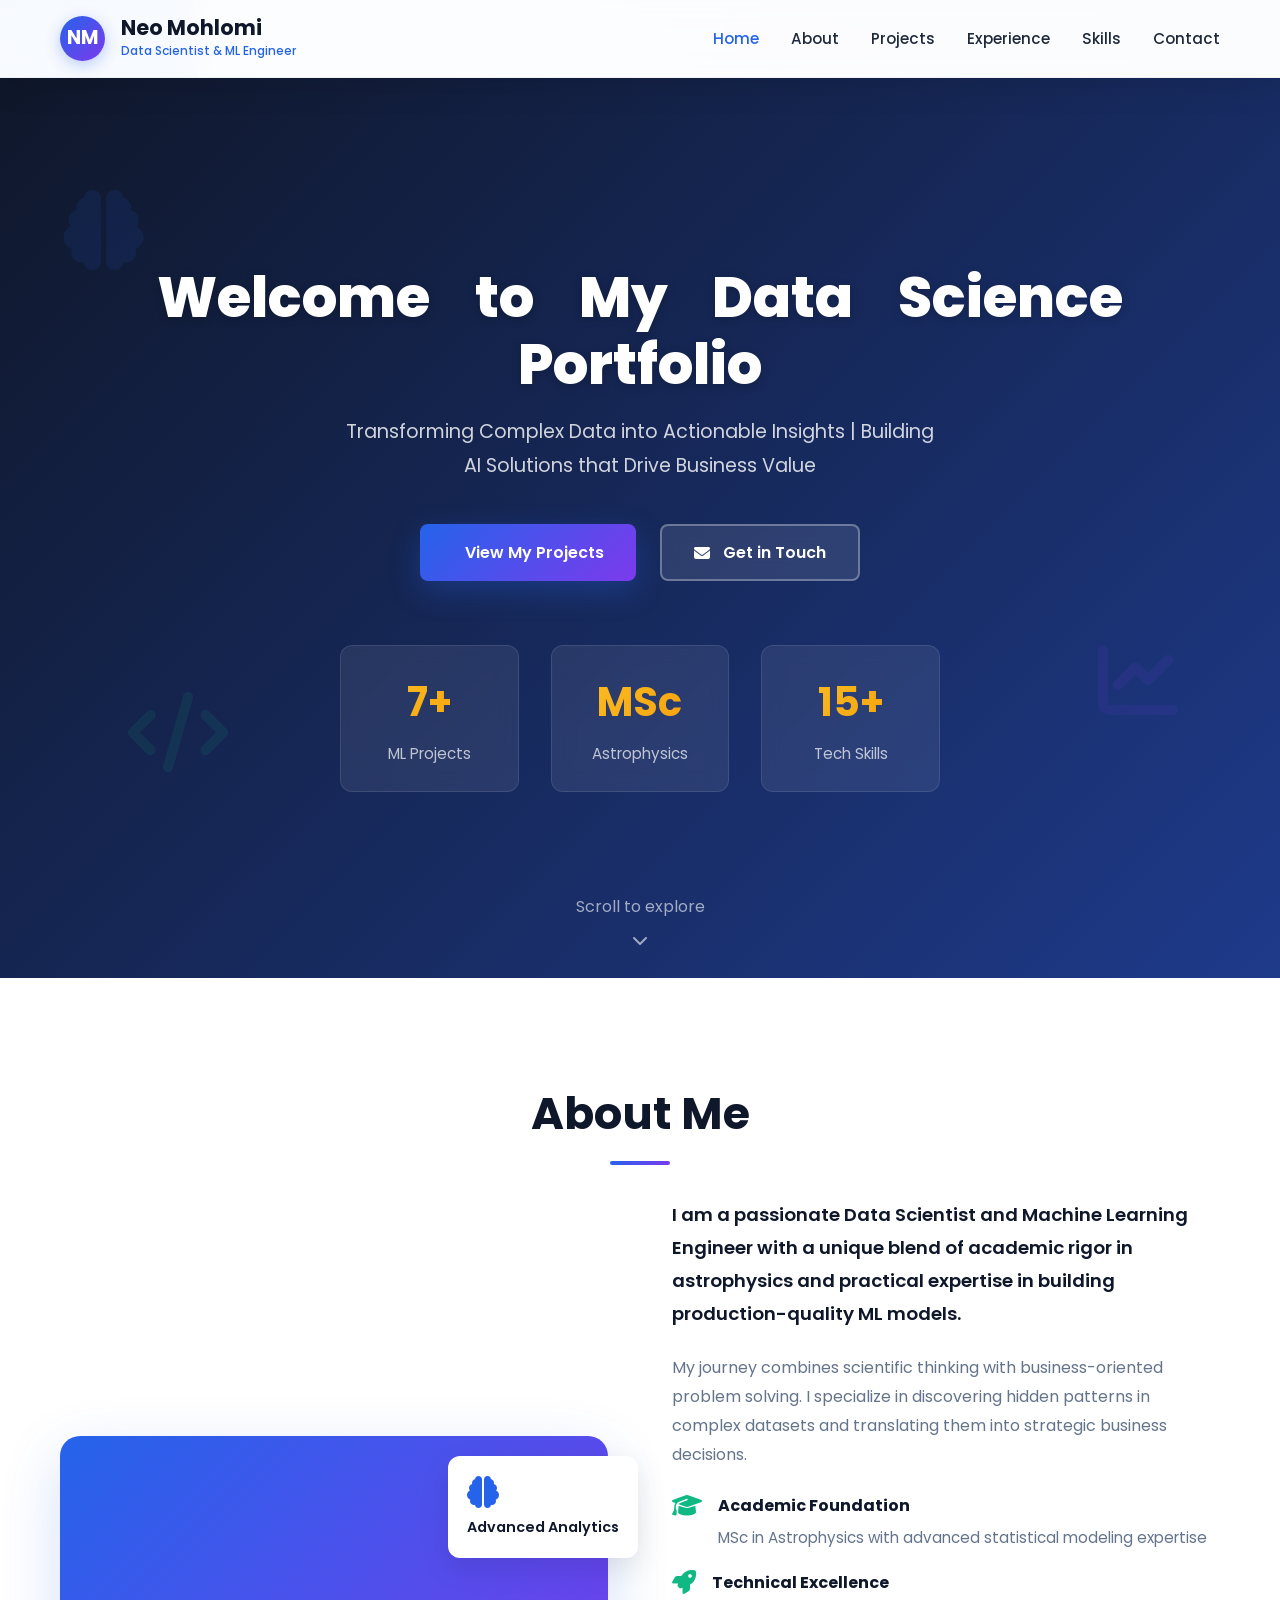
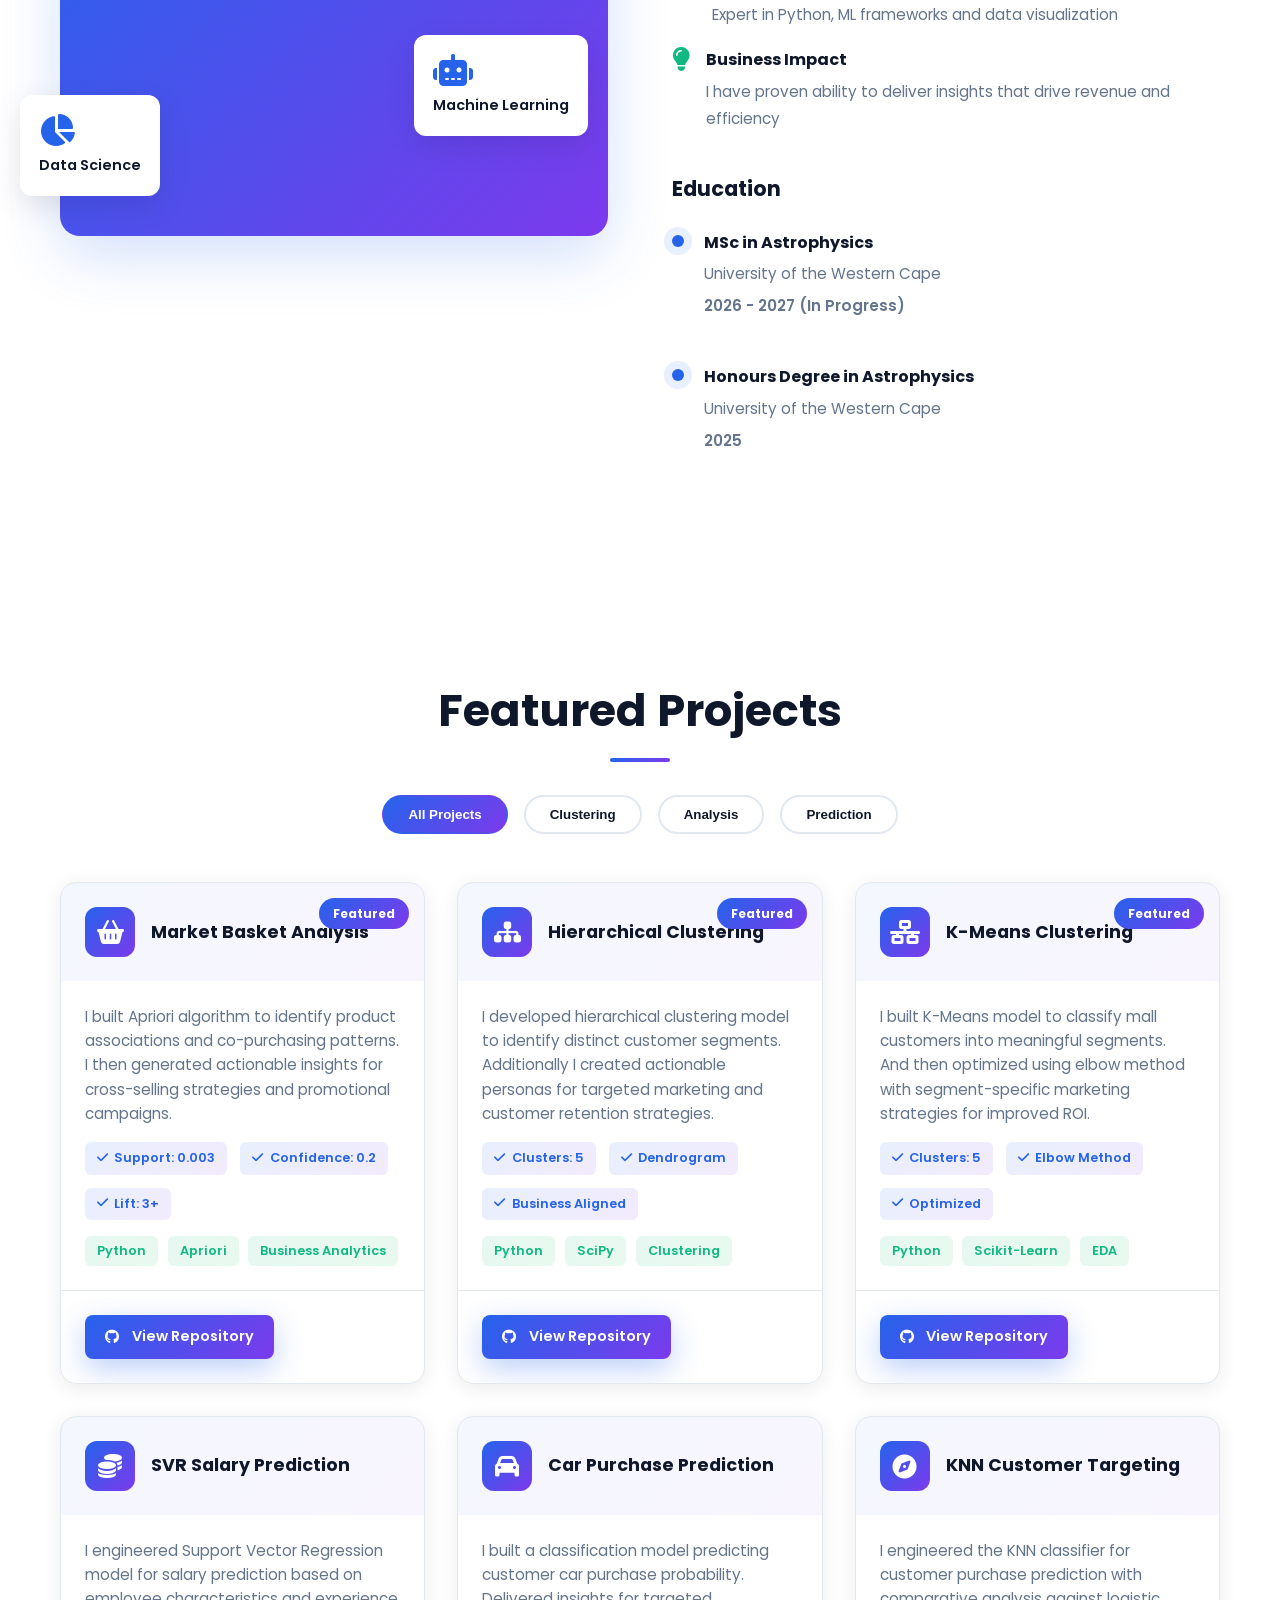
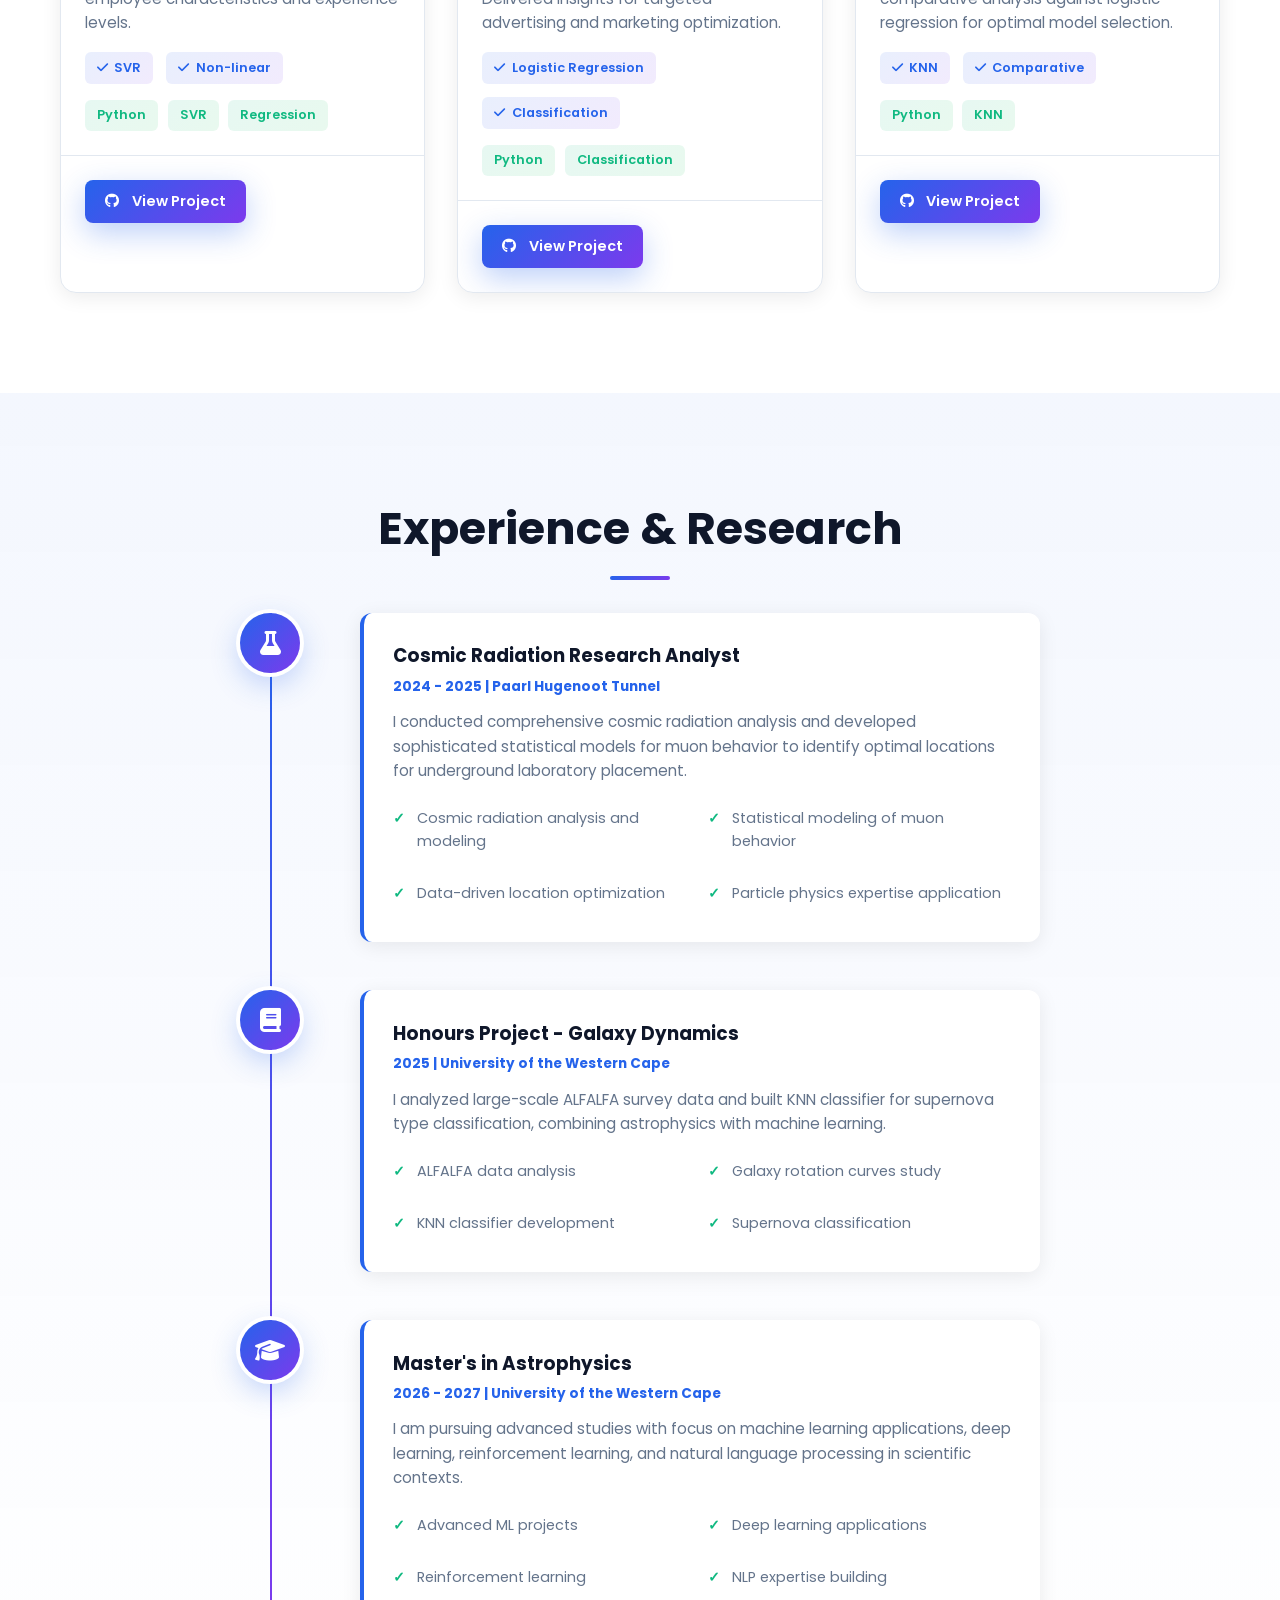
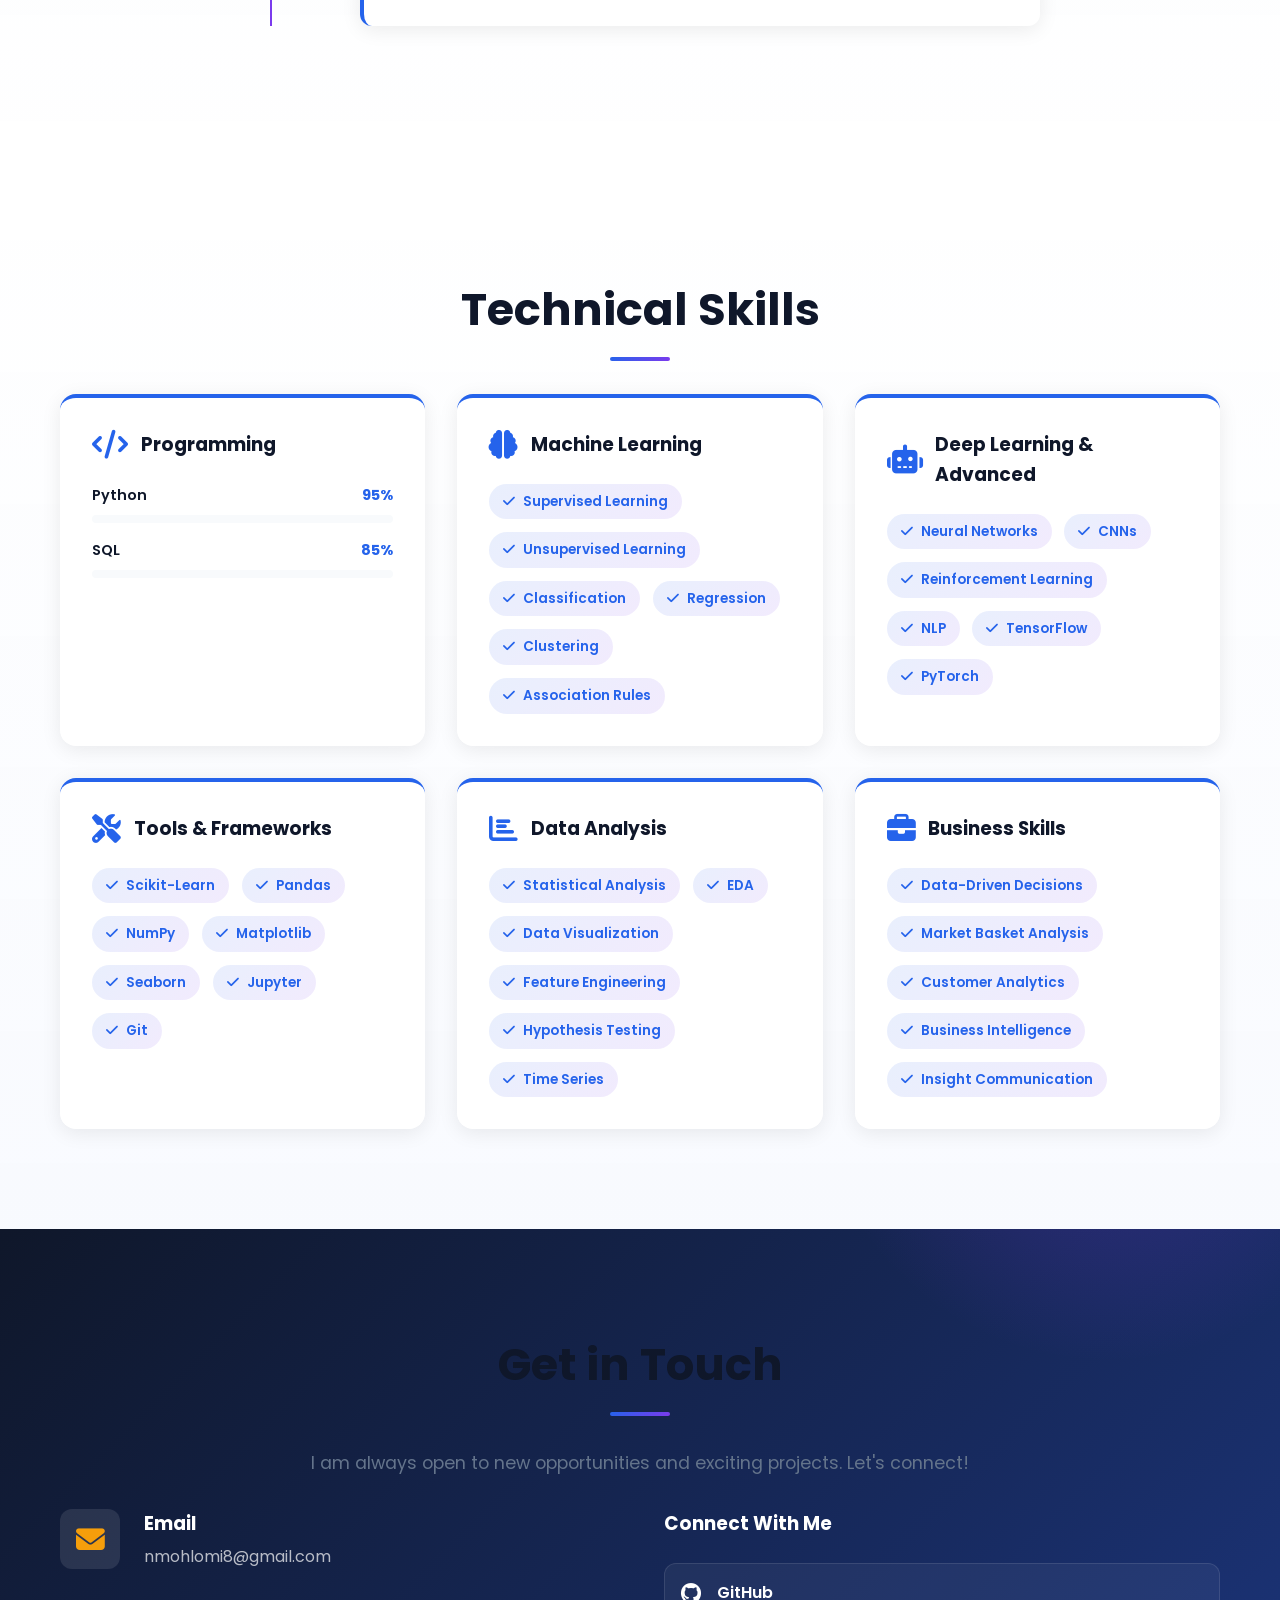
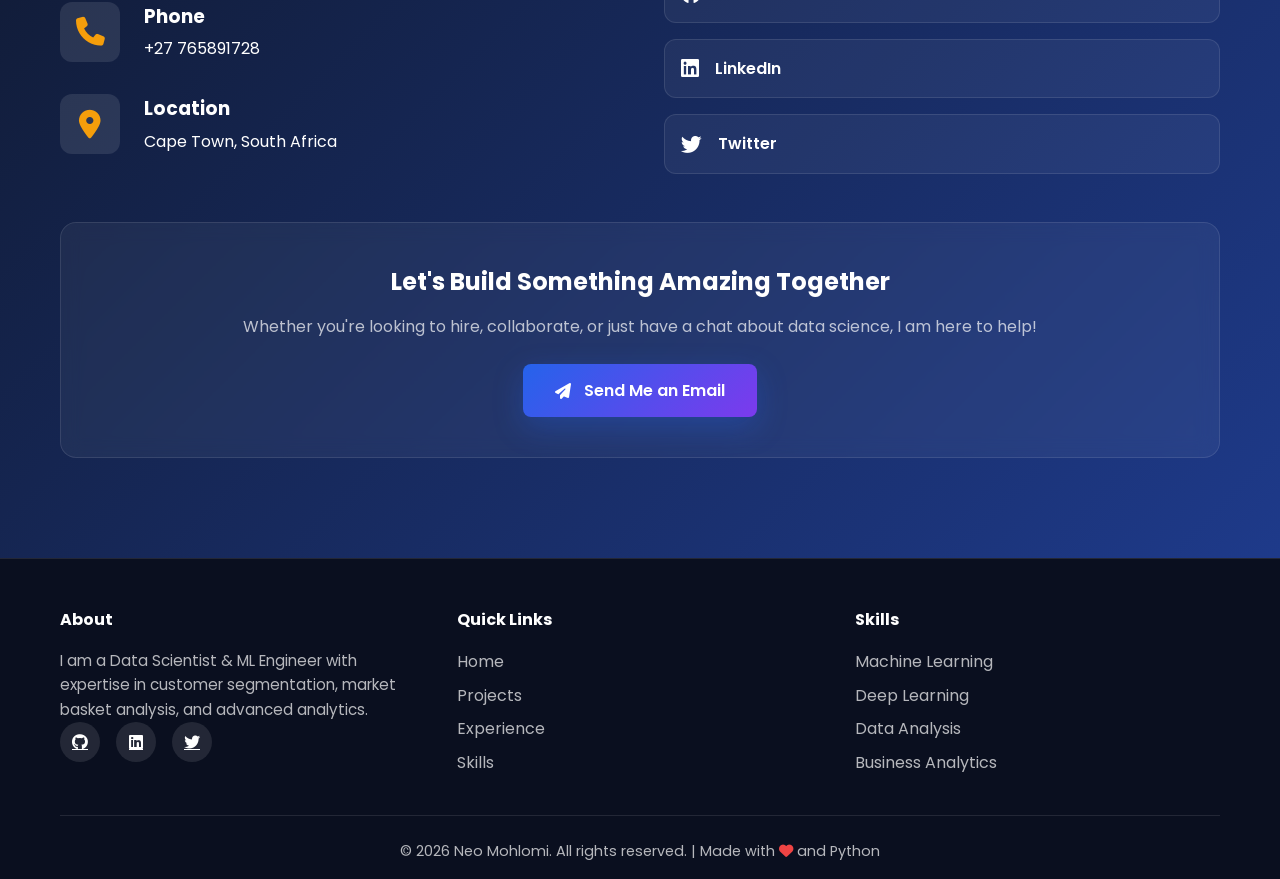
<file: index.html>
<!DOCTYPE html>
<html lang="en">
<head>
    <meta charset="UTF-8">
    <meta name="viewport" content="width=device-width, initial-scale=1.0">
    <title>Neo Mohlomi - Data Scientist & ML Engineer | Portfolio</title>
    <meta name="description" content="Data Scientist and Machine Learning Engineer portfolio showcasing projects in customer segmentation, market basket analysis, and advanced analytics.">
    <link rel="stylesheet" href="styles.css">
    <link rel="stylesheet" href="https://cdnjs.cloudflare.com/ajax/libs/font-awesome/6.4.0/css/all.min.css">
    <link href="https://fonts.googleapis.com/css2?family=Poppins:wght@300;400;500;600;700;800&display=swap" rel="stylesheet">
</head>
<body>
    <!-- Animated Background -->
    <div class="animated-bg">
        <div class="shape shape-1"></div>
        <div class="shape shape-2"></div>
        <div class="shape shape-3"></div>
        <div class="shape shape-4"></div>
    </div>

    <!-- Navigation -->
    <nav class="navbar">
        <div class="container">
            <div class="nav-brand">
                <div class="logo-circle">NM</div>
                <div>
                    <h1>Neo Mohlomi</h1>
                    <span class="tagline">Data Scientist & ML Engineer</span>
                </div>
            </div>
            <ul class="nav-menu">
                <li><a href="#home" class="nav-link">Home</a></li>
                <li><a href="#about" class="nav-link">About</a></li>
                <li><a href="#projects" class="nav-link">Projects</a></li>
                <li><a href="#experience" class="nav-link">Experience</a></li>
                <li><a href="#skills" class="nav-link">Skills</a></li>
                <li><a href="#contact" class="nav-link">Contact</a></li>
            </ul>
            <div class="hamburger">
                <span></span>
                <span></span>
                <span></span>
            </div>
        </div>
    </nav>

    <!-- Hero Section -->
    <section id="home" class="hero">
        <div class="floating-element floating-1"><i class="fas fa-brain"></i></div>
        <div class="floating-element floating-2"><i class="fas fa-chart-line"></i></div>
        <div class="floating-element floating-3"><i class="fas fa-code"></i></div>
        
        <div class="container">
            <div class="hero-content">
                <h2 class="hero-title">
                    <span class="word">Welcome</span>
                    <span class="word">to</span>
                    <span class="word">My</span>
                    <span class="word">Data</span>
                    <span class="word">Science</span>
                    <span class="word">Portfolio</span>
                </h2>
                <p class="hero-subtitle">
                    Transforming Complex Data into Actionable Insights | Building AI Solutions that Drive Business Value
                </p>
                
                <div class="hero-buttons">
                    <a href="#projects" class="btn btn-primary">
                        <i class="fas fa-projects"></i> View My Projects
                    </a>
                    <a href="#contact" class="btn btn-secondary">
                        <i class="fas fa-envelope"></i> Get in Touch
                    </a>
                </div>

                <div class="hero-stats">
                    <div class="stat-item">
                        <div class="stat-number">7+</div>
                        <p>ML Projects</p>
                    </div>
                    <div class="stat-item">
                        <div class="stat-number">MSc</div>
                        <p>Astrophysics</p>
                    </div>
                    <div class="stat-item">
                        <div class="stat-number">15+</div>
                        <p>Tech Skills</p>
                    </div>
                </div>
            </div>
        </div>

        <div class="scroll-indicator">
            <p>Scroll to explore</p>
            <i class="fas fa-chevron-down"></i>
        </div>
    </section>

    <!-- About Section -->
    <section id="about" class="about">
        <div class="container">
            <h2 class="section-title">
                <span class="title-word">About Me</span>
            </h2>

            <div class="about-content">
                <div class="about-image">
                    <div class="image-container">
                        <div class="image-bg"></div>
                        <div class="floating-card card-1">
                            <i class="fas fa-brain"></i>
                            <p>Advanced Analytics</p>
                        </div>
                        <div class="floating-card card-2">
                            <i class="fas fa-chart-pie"></i>
                            <p>Data Science</p>
                        </div>
                        <div class="floating-card card-3">
                            <i class="fas fa-robot"></i>
                            <p>Machine Learning</p>
                        </div>
                    </div>
                </div>

                <div class="about-text">
                    <p class="lead">
                        I am a passionate Data Scientist and Machine Learning Engineer with a unique blend of academic rigor in astrophysics and practical expertise in building production-quality ML models.
                    </p>
                    
                    <p>
                        My journey combines scientific thinking with business-oriented problem solving. I specialize in discovering hidden patterns in complex datasets and translating them into strategic business decisions.
                    </p>

                    <div class="about-highlights">
                        <div class="highlight">
                            <i class="fas fa-graduation-cap"></i>
                            <div>
                                <h4>Academic Foundation</h4>
                                <p>MSc in Astrophysics with advanced statistical modeling expertise</p>
                            </div>
                        </div>
                        <div class="highlight">
                            <i class="fas fa-rocket"></i>
                            <div>
                                <h4>Technical Excellence</h4>
                                <p>Expert in Python, ML frameworks and data visualization</p>
                            </div>
                        </div>
                        <div class="highlight">
                            <i class="fas fa-lightbulb"></i>
                            <div>
                                <h4>Business Impact</h4>
                                <p>I have proven ability to deliver insights that drive revenue and efficiency</p>
                            </div>
                        </div>
                    </div>

                    <h3>Education</h3>
                    <div class="education-timeline">
                        <div class="edu-item active">
                            <div class="edu-dot"></div>
                            <h4>MSc in Astrophysics</h4>
                            <p>University of the Western Cape</p>
                            <p class="edu-date">2026 - 2027 (In Progress)</p>
                        </div>
                        <div class="edu-item active">
                            <div class="edu-dot"></div>
                            <h4>Honours Degree in Astrophysics</h4>
                            <p>University of the Western Cape</p>
                            <p class="edu-date">2025</p>
                        </div>
                    </div>
                </div>
            </div>
        </div>
    </section>

    <!-- Projects Section -->
    <section id="projects" class="projects">
        <div class="container">
            <h2 class="section-title">Featured Projects</h2>
            
            <div class="projects-filter">
                <button class="filter-btn active" data-filter="all">All Projects</button>
                <button class="filter-btn" data-filter="clustering">Clustering</button>
                <button class="filter-btn" data-filter="analysis">Analysis</button>
                <button class="filter-btn" data-filter="prediction">Prediction</button>
            </div>

            <div class="projects-grid">
                <!-- Market Basket Analysis -->
                <div class="project-card" data-category="analysis">
                    <div class="project-badge">Featured</div>
                    <div class="project-header">
                        <div class="project-icon">
                            <i class="fas fa-shopping-basket"></i>
                        </div>
                        <h3>Market Basket Analysis</h3>
                    </div>
                    <div class="project-body">
                        <p class="project-description">
                            I built Apriori algorithm to identify product associations and co-purchasing patterns. I then generated actionable insights for cross-selling strategies and promotional campaigns.
                        </p>
                        <div class="project-metrics">
                            <span class="metric"><i class="fas fa-check"></i> Support: 0.003</span>
                            <span class="metric"><i class="fas fa-check"></i> Confidence: 0.2</span>
                            <span class="metric"><i class="fas fa-check"></i> Lift: 3+</span>
                        </div>
                        <div class="tech-stack">
                            <span class="tech-tag">Python</span>
                            <span class="tech-tag">Apriori</span>
                            <span class="tech-tag">Business Analytics</span>
                        </div>
                    </div>
                    <div class="project-footer">
                        <a href="https://github.com/neo-mohlomi/Market-Basket-Analysis-Apriori-" class="btn btn-small btn-primary" target="_blank">
                            <i class="fab fa-github"></i> View Repository
                        </a>
                    </div>
                </div>

                <!-- Hierarchical Clustering -->
                <div class="project-card" data-category="clustering">
                    <div class="project-badge">Featured</div>
                    <div class="project-header">
                        <div class="project-icon">
                            <i class="fas fa-sitemap"></i>
                        </div>
                        <h3>Hierarchical Clustering</h3>
                    </div>
                    <div class="project-body">
                        <p class="project-description">
                            I developed hierarchical clustering model to identify distinct customer segments. Additionally I created actionable personas for targeted marketing and customer retention strategies.
                        </p>
                        <div class="project-metrics">
                            <span class="metric"><i class="fas fa-check"></i> Clusters: 5</span>
                            <span class="metric"><i class="fas fa-check"></i> Dendrogram</span>
                            <span class="metric"><i class="fas fa-check"></i> Business Aligned</span>
                        </div>
                        <div class="tech-stack">
                            <span class="tech-tag">Python</span>
                            <span class="tech-tag">SciPy</span>
                            <span class="tech-tag">Clustering</span>
                        </div>
                    </div>
                    <div class="project-footer">
                        <a href="https://github.com/neo-mohlomi/Customer-segmentation-using-Hierarchical-Clustering" class="btn btn-small btn-primary" target="_blank">
                            <i class="fab fa-github"></i> View Repository
                        </a>
                    </div>
                </div>

                <!-- K-Means Clustering -->
                <div class="project-card" data-category="clustering">
                    <div class="project-badge">Featured</div>
                    <div class="project-header">
                        <div class="project-icon">
                            <i class="fas fa-network-wired"></i>
                        </div>
                        <h3>K-Means Clustering</h3>
                    </div>
                    <div class="project-body">
                        <p class="project-description">
                            I built K-Means model to classify mall customers into meaningful segments. And then optimized using elbow method with segment-specific marketing strategies for improved ROI.
                        </p>
                        <div class="project-metrics">
                            <span class="metric"><i class="fas fa-check"></i> Clusters: 5</span>
                            <span class="metric"><i class="fas fa-check"></i> Elbow Method</span>
                            <span class="metric"><i class="fas fa-check"></i> Optimized</span>
                        </div>
                        <div class="tech-stack">
                            <span class="tech-tag">Python</span>
                            <span class="tech-tag">Scikit-Learn</span>
                            <span class="tech-tag">EDA</span>
                        </div>
                    </div>
                    <div class="project-footer">
                        <a href="https://github.com/neo-mohlomi/Customer-segmentation-using-K-Means-Clustering-" class="btn btn-small btn-primary" target="_blank">
                            <i class="fab fa-github"></i> View Repository
                        </a>
                    </div>
                </div>

                <!-- SVR Salary Prediction -->
                <div class="project-card" data-category="prediction">
                    <div class="project-header">
                        <div class="project-icon">
                            <i class="fas fa-coins"></i>
                        </div>
                        <h3>SVR Salary Prediction</h3>
                    </div>
                    <div class="project-body">
                        <p class="project-description">
                            I engineered Support Vector Regression model for  salary prediction based on employee characteristics and experience levels.
                        </p>
                        <div class="project-metrics">
                            <span class="metric"><i class="fas fa-check"></i> SVR</span>
                            <span class="metric"><i class="fas fa-check"></i> Non-linear</span>
                        </div>
                        <div class="tech-stack">
                            <span class="tech-tag">Python</span>
                            <span class="tech-tag">SVR</span>
                            <span class="tech-tag">Regression</span>
                        </div>
                    </div>
                    <div class="project-footer">
                        <a href="https://github.com/neo-mohlomi/Predicting-employee-salaries-using-SVR" class="btn btn-small btn-primary" target="_blank">
                            <i class="fab fa-github"></i> View Project
                        </a>
                    </div>
                </div>

                <!-- Logistic Regression -->
                <div class="project-card" data-category="prediction">
                    <div class="project-header">
                        <div class="project-icon">
                            <i class="fas fa-car"></i>
                        </div>
                        <h3>Car Purchase Prediction</h3>
                    </div>
                    <div class="project-body">
                        <p class="project-description">
                            I built a classification model predicting customer car purchase probability. Delivered insights for targeted advertising and marketing optimization.
                        </p>
                        <div class="project-metrics">
                            <span class="metric"><i class="fas fa-check"></i> Logistic Regression</span>
                            <span class="metric"><i class="fas fa-check"></i> Classification</span>
                        </div>
                        <div class="tech-stack">
                            <span class="tech-tag">Python</span>
                            <span class="tech-tag">Classification</span>
                        </div>
                    </div>
                    <div class="project-footer">
                        <a href="https://github.com/neo-mohlomi/Predicting-whether-or-not-a-customer-wil-buy-a-car-using-Logistic-Regression-" class="btn btn-small btn-primary" target="_blank">
                            <i class="fab fa-github"></i> View Project
                        </a>
                    </div>
                </div>

                <!-- KNN -->
                <div class="project-card" data-category="prediction">
                    <div class="project-header">
                        <div class="project-icon">
                            <i class="fas fa-compass"></i>
                        </div>
                        <h3>KNN Customer Targeting</h3>
                    </div>
                    <div class="project-body">
                        <p class="project-description">
                            I engineered the KNN classifier for customer purchase prediction with comparative analysis against logistic regression for optimal model selection.
                        </p>
                        <div class="project-metrics">
                            <span class="metric"><i class="fas fa-check"></i> KNN</span>
                            <span class="metric"><i class="fas fa-check"></i> Comparative</span>
                        </div>
                        <div class="tech-stack">
                            <span class="tech-tag">Python</span>
                            <span class="tech-tag">KNN</span>
                        </div>
                    </div>
                    <div class="project-footer">
                        <a href="https://github.com/neo-mohlomi/Predicting-whether-or-not-a-customer-will-buy-a-car-using-KNN" class="btn btn-small btn-primary" target="_blank">
                            <i class="fab fa-github"></i> View Project
                        </a>
                    </div>
                </div>
            </div>
        </div>
    </section>

    <!-- Experience Section -->
    <section id="experience" class="experience">
        <div class="container">
            <h2 class="section-title">Experience & Research</h2>

            <div class="timeline">
                <div class="timeline-item">
                    <div class="timeline-marker">
                        <i class="fas fa-flask"></i>
                    </div>
                    <div class="timeline-content">
                        <h3>Cosmic Radiation Research Analyst</h3>
                        <p class="timeline-date">2024 - 2025 | Paarl Hugenoot Tunnel</p>
                        <p class="timeline-description">
                            I conducted comprehensive cosmic radiation analysis and developed sophisticated statistical models for muon behavior to identify optimal locations for underground laboratory placement.
                        </p>
                        <ul class="timeline-details">
                            <li>Cosmic radiation analysis and modeling</li>
                            <li>Statistical modeling of muon behavior</li>
                            <li>Data-driven location optimization</li>
                            <li>Particle physics expertise application</li>
                        </ul>
                    </div>
                </div>

                <div class="timeline-item">
                    <div class="timeline-marker">
                        <i class="fas fa-book"></i>
                    </div>
                    <div class="timeline-content">
                        <h3>Honours Project - Galaxy Dynamics</h3>
                        <p class="timeline-date">2025 | University of the Western Cape</p>
                        <p class="timeline-description">
                            I analyzed large-scale ALFALFA survey data and built KNN classifier for supernova type classification, combining astrophysics with machine learning.
                        </p>
                        <ul class="timeline-details">
                            <li>ALFALFA data analysis</li>
                            <li>Galaxy rotation curves study</li>
                            <li>KNN classifier development</li>
                            <li>Supernova classification</li>
                        </ul>
                    </div>
                </div>

                <div class="timeline-item">
                    <div class="timeline-marker">
                        <i class="fas fa-graduation-cap"></i>
                    </div>
                    <div class="timeline-content">
                        <h3>Master's in Astrophysics</h3>
                        <p class="timeline-date">2026 - 2027 | University of the Western Cape</p>
                        <p class="timeline-description">
                            I am pursuing advanced studies with focus on machine learning applications, deep learning, reinforcement learning, and natural language processing in scientific contexts.
                        </p>
                        <ul class="timeline-details">
                            <li>Advanced ML projects</li>
                            <li>Deep learning applications</li>
                            <li>Reinforcement learning</li>
                            <li>NLP expertise building</li>
                        </ul>
                    </div>
                </div>
            </div>
        </div>
    </section>

    <!-- Skills Section -->
    <section id="skills" class="skills">
        <div class="container">
            <h2 class="section-title">Technical Skills</h2>

            <div class="skills-grid">
                <!-- Programming Languages -->
                <div class="skill-category">
                    <div class="skill-header">
                        <i class="fas fa-code"></i>
                        <h3>Programming</h3>
                    </div>
                    <div class="skill-bars">
                        <div class="skill-item">
                            <div class="skill-info">
                                <span class="skill-name">Python</span>
                                <span class="skill-percent">95%</span>
                            </div>
                            <div class="skill-bar">
                                <div class="skill-progress" style="width: 95%"></div>
                            </div>
                        </div>
                        <div class="skill-item">
                            <div class="skill-info">
                                <span class="skill-name">SQL</span>
                                <span class="skill-percent">85%</span>
                            </div>
                            <div class="skill-bar">
                                <div class="skill-progress" style="width: 85%"></div>
                            </div>
                        </div>
                    </div>
                </div>

                <!-- Machine Learning -->
                <div class="skill-category">
                    <div class="skill-header">
                        <i class="fas fa-brain"></i>
                        <h3>Machine Learning</h3>
                    </div>
                    <div class="skill-tags">
                        <span class="skill-tag"><i class="fas fa-check"></i> Supervised Learning</span>
                        <span class="skill-tag"><i class="fas fa-check"></i> Unsupervised Learning</span>
                        <span class="skill-tag"><i class="fas fa-check"></i> Classification</span>
                        <span class="skill-tag"><i class="fas fa-check"></i> Regression</span>
                        <span class="skill-tag"><i class="fas fa-check"></i> Clustering</span>
                        <span class="skill-tag"><i class="fas fa-check"></i> Association Rules</span>
                    </div>
                </div>

                <!-- Deep Learning -->
                <div class="skill-category">
                    <div class="skill-header">
                        <i class="fas fa-robot"></i>
                        <h3>Deep Learning & Advanced</h3>
                    </div>
                    <div class="skill-tags">
                        <span class="skill-tag"><i class="fas fa-check"></i> Neural Networks</span>
                        <span class="skill-tag"><i class="fas fa-check"></i> CNNs</span>
                        <span class="skill-tag"><i class="fas fa-check"></i> Reinforcement Learning</span>
                        <span class="skill-tag"><i class="fas fa-check"></i> NLP</span>
                        <span class="skill-tag"><i class="fas fa-check"></i> TensorFlow</span>
                        <span class="skill-tag"><i class="fas fa-check"></i> PyTorch</span>
                    </div>
                </div>

                <!-- Tools & Frameworks -->
                <div class="skill-category">
                    <div class="skill-header">
                        <i class="fas fa-tools"></i>
                        <h3>Tools & Frameworks</h3>
                    </div>
                    <div class="skill-tags">
                        <span class="skill-tag"><i class="fas fa-check"></i> Scikit-Learn</span>
                        <span class="skill-tag"><i class="fas fa-check"></i> Pandas</span>
                        <span class="skill-tag"><i class="fas fa-check"></i> NumPy</span>
                        <span class="skill-tag"><i class="fas fa-check"></i> Matplotlib</span>
                        <span class="skill-tag"><i class="fas fa-check"></i> Seaborn</span>
                        <span class="skill-tag"><i class="fas fa-check"></i> Jupyter</span>
                        <span class="skill-tag"><i class="fas fa-check"></i> Git</span>
                    </div>
                </div>

                <!-- Data Analysis -->
                <div class="skill-category">
                    <div class="skill-header">
                        <i class="fas fa-chart-bar"></i>
                        <h3>Data Analysis</h3>
                    </div>
                    <div class="skill-tags">
                        <span class="skill-tag"><i class="fas fa-check"></i> Statistical Analysis</span>
                        <span class="skill-tag"><i class="fas fa-check"></i> EDA</span>
                        <span class="skill-tag"><i class="fas fa-check"></i> Data Visualization</span>
                        <span class="skill-tag"><i class="fas fa-check"></i> Feature Engineering</span>
                        <span class="skill-tag"><i class="fas fa-check"></i> Hypothesis Testing</span>
                        <span class="skill-tag"><i class="fas fa-check"></i> Time Series</span>
                    </div>
                </div>

                <!-- Business Skills -->
                <div class="skill-category">
                    <div class="skill-header">
                        <i class="fas fa-briefcase"></i>
                        <h3>Business Skills</h3>
                    </div>
                    <div class="skill-tags">
                        <span class="skill-tag"><i class="fas fa-check"></i> Data-Driven Decisions</span>
                        <span class="skill-tag"><i class="fas fa-check"></i> Market Basket Analysis</span>
                        <span class="skill-tag"><i class="fas fa-check"></i> Customer Analytics</span>
                        <span class="skill-tag"><i class="fas fa-check"></i> Business Intelligence</span>
                        <span class="skill-tag"><i class="fas fa-check"></i> Insight Communication</span>
                    </div>
                </div>
            </div>
        </div>
    </section>

    <!-- Contact Section -->
    <section id="contact" class="contact">
        <div class="container">
            <h2 class="section-title">Get in Touch</h2>
            <p class="section-subtitle">I am  always open to new opportunities and exciting projects. Let's connect!</p>

            <div class="contact-content">
                <div class="contact-methods">
                    <div class="contact-item">
                        <div class="contact-icon">
                            <i class="fas fa-envelope"></i>
                        </div>
                        <div>
                            <h3>Email</h3>
                            <a href="mailto:your.email@example.com">nmohlomi8@gmail.com</a>
                        </div>
                    </div>
                    <div class="contact-item">
                        <div class="contact-icon">
                            <i class="fas fa-phone"></i>
                        </div>
                        <div>
                            <h3>Phone</h3>
                            <p>+27 765891728</p>
                        </div>
                    </div>
                    <div class="contact-item">
                        <div class="contact-icon">
                            <i class="fas fa-map-marker-alt"></i>
                        </div>
                        <div>
                            <h3>Location</h3>
                            <p>Cape Town, South Africa</p>
                        </div>
                    </div>
                </div>

                <div class="social-section">
                    <h3>Connect With Me</h3>
                    <div class="social-links">
                        <a href="https://github.com/neo-mohlomi" class="social-link github" target="_blank">
                            <i class="fab fa-github"></i>
                            <span>GitHub</span>
                        </a>
                        <a href="https://linkedin.com/in/neo-mohlomi" class="social-link linkedin" target="_blank">
                            <i class="fab fa-linkedin"></i>
                            <span>LinkedIn</span>
                        </a>
                        <a href="https://twitter.com/neo-mohlomi" class="social-link twitter" target="_blank">
                            <i class="fab fa-twitter"></i>
                            <span>Twitter</span>
                        </a>
                    </div>
                </div>
            </div>

            <div class="cta-box">
                <h3>Let's Build Something Amazing Together</h3>
                <p>Whether you're looking to hire, collaborate, or just have a chat about data science, I am  here to help!</p>
                <a href="mailto:your.email@example.com" class="btn btn-primary">
                    <i class="fas fa-paper-plane"></i> Send Me an Email
                </a>
            </div>
        </div>
    </section>

    <!-- Footer -->
    <footer class="footer">
        <div class="container">
            <div class="footer-content">
                <div class="footer-section">
                    <h4>About</h4>
                    <p>I am a Data Scientist & ML Engineer with expertise in customer segmentation, market basket analysis, and advanced analytics.</p>
                    <div class="footer-socials">
                        <a href="https://github.com/neo-mohlomi" target="_blank"><i class="fab fa-github"></i></a>
                        <a href="https://linkedin.com/in/neo-mohlomi" target="_blank"><i class="fab fa-linkedin"></i></a>
                        <a href="https://twitter.com/neo-mohlomi" target="_blank"><i class="fab fa-twitter"></i></a>
                    </div>
                </div>
                <div class="footer-section">
                    <h4>Quick Links</h4>
                    <ul>
                        <li><a href="#home">Home</a></li>
                        <li><a href="#projects">Projects</a></li>
                        <li><a href="#experience">Experience</a></li>
                        <li><a href="#skills">Skills</a></li>
                    </ul>
                </div>
                <div class="footer-section">
                    <h4>Skills</h4>
                    <ul>
                        <li><a href="#skills">Machine Learning</a></li>
                        <li><a href="#skills">Deep Learning</a></li>
                        <li><a href="#skills">Data Analysis</a></li>
                        <li><a href="#skills">Business Analytics</a></li>
                    </ul>
                </div>
            </div>
            <div class="footer-bottom">
                <p>&copy; 2026 Neo Mohlomi. All rights reserved. | Made with <i class="fas fa-heart"></i> and Python</p>
            </div>
        </div>
    </footer>

    <script src="script.js"></script>
</body>
</html>
</file>
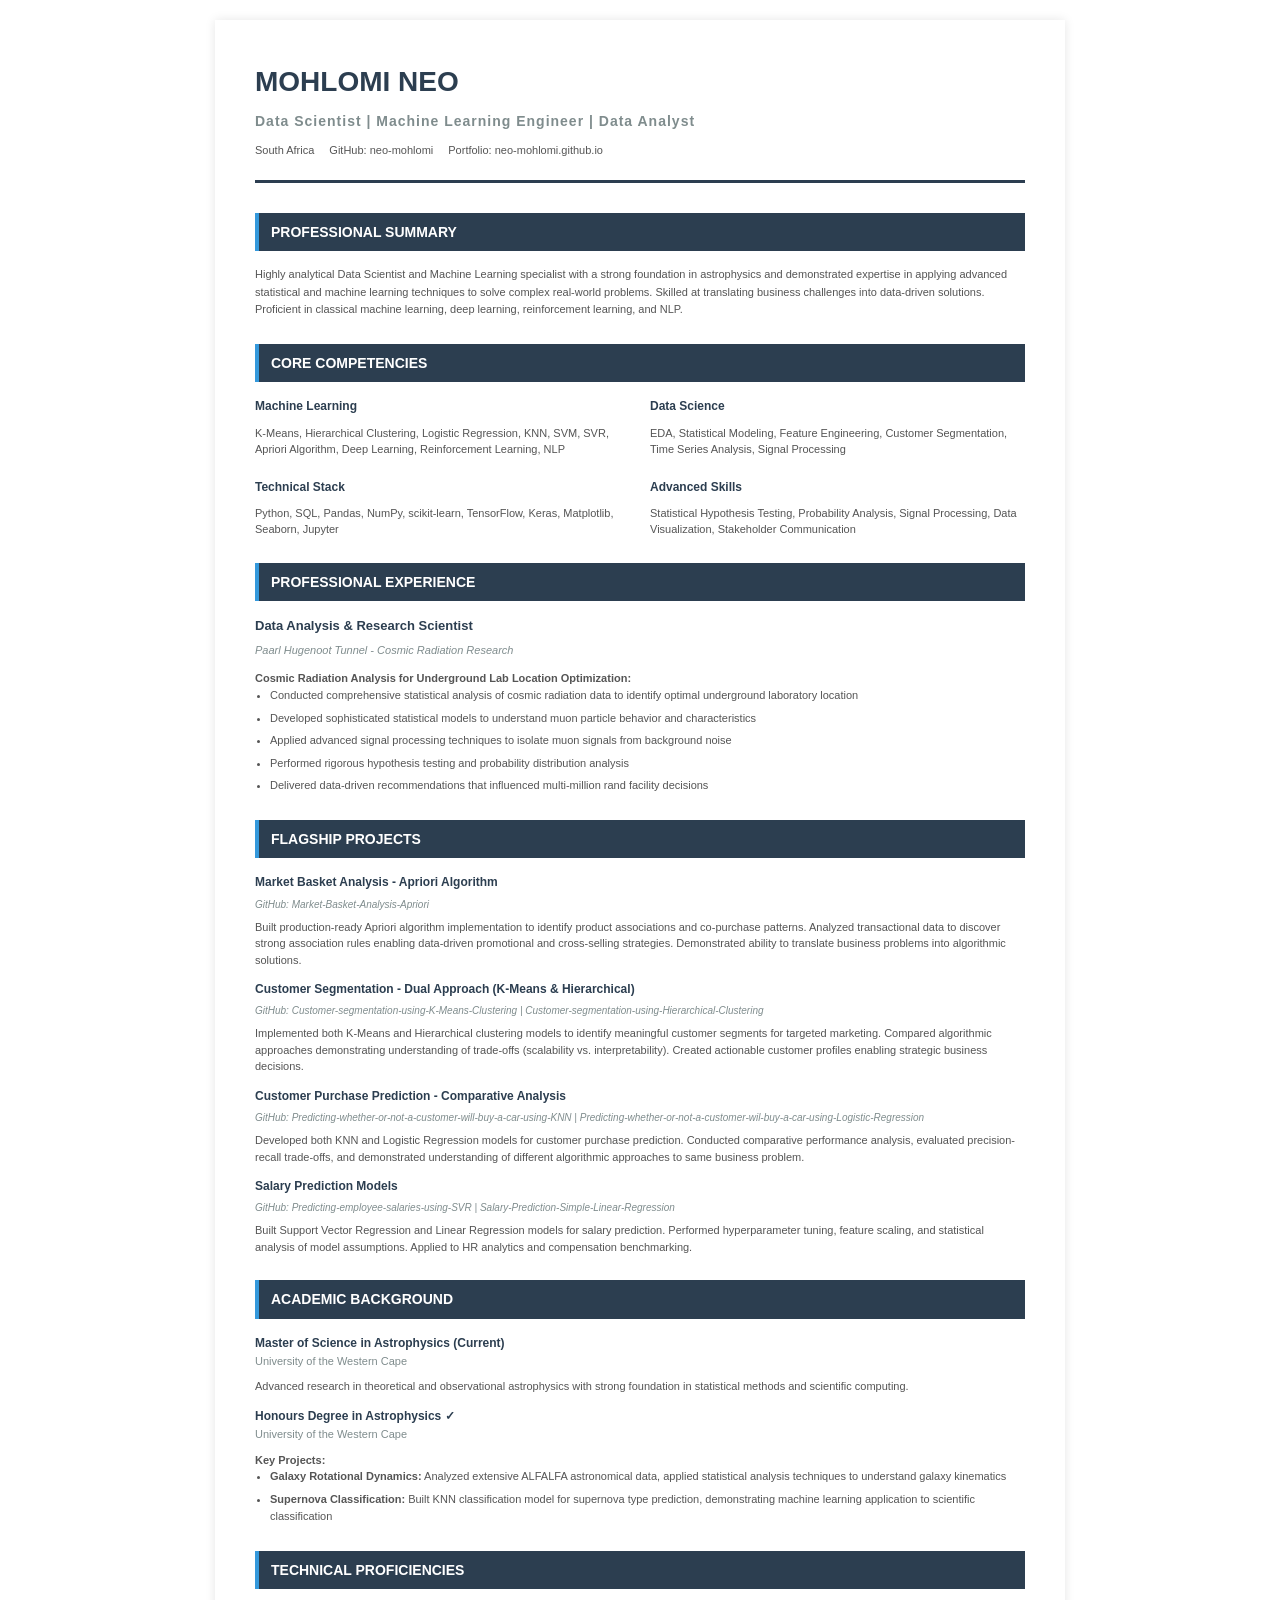
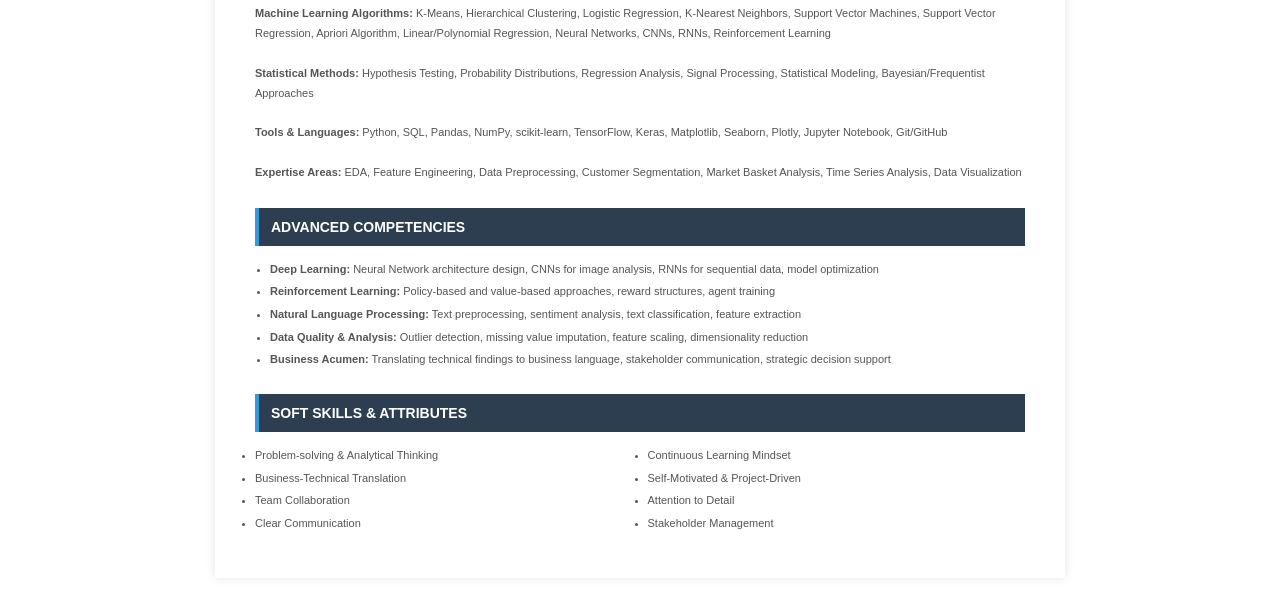
<file: CV_Professional_PDF_Ready.html>
<!DOCTYPE html>
<html lang="en">
<head>
    <meta charset="UTF-8">
    <meta name="viewport" content="width=device-width, initial-scale=1.0">
    <title>Mohlomi Neo - Data Scientist & Machine Learning Engineer</title>
    <style>
        * {
            margin: 0;
            padding: 0;
            box-sizing: border-box;
        }
        
        body {
            font-family: 'Segoe UI', Tahoma, Geneva, Verdana, sans-serif;
            line-height: 1.6;
            color: #333;
            background: white;
            padding: 20px;
        }
        
        .container {
            max-width: 850px;
            margin: 0 auto;
            background: white;
            padding: 40px;
            box-shadow: 0 0 10px rgba(0,0,0,0.1);
        }
        
        .header {
            border-bottom: 3px solid #2c3e50;
            margin-bottom: 30px;
            padding-bottom: 20px;
        }
        
        .name {
            font-size: 28px;
            font-weight: bold;
            color: #2c3e50;
            margin-bottom: 5px;
        }
        
        .title {
            font-size: 14px;
            color: #7f8c8d;
            font-weight: 600;
            letter-spacing: 1px;
            margin-bottom: 10px;
        }
        
        .contact {
            font-size: 11px;
            color: #555;
            display: flex;
            gap: 15px;
            flex-wrap: wrap;
        }
        
        .section-title {
            font-size: 14px;
            font-weight: bold;
            color: white;
            background: #2c3e50;
            padding: 8px 12px;
            margin-top: 25px;
            margin-bottom: 15px;
            border-left: 4px solid #3498db;
        }
        
        .section-title:first-of-type {
            margin-top: 0;
        }
        
        .competency-grid {
            display: grid;
            grid-template-columns: 1fr 1fr;
            gap: 20px;
            margin-bottom: 15px;
        }
        
        .competency-box h4 {
            font-size: 12px;
            font-weight: bold;
            color: #2c3e50;
            margin-bottom: 8px;
        }
        
        .competency-box p {
            font-size: 11px;
            line-height: 1.5;
            color: #555;
        }
        
        .job-title {
            font-size: 13px;
            font-weight: bold;
            color: #2c3e50;
            margin-top: 15px;
            margin-bottom: 5px;
        }
        
        .job-subtitle {
            font-size: 11px;
            color: #7f8c8d;
            font-style: italic;
            margin-bottom: 10px;
        }
        
        .job-details {
            font-size: 11px;
            line-height: 1.6;
            color: #555;
            margin-bottom: 10px;
        }
        
        .project-title {
            font-size: 12px;
            font-weight: bold;
            color: #2c3e50;
            margin-top: 12px;
            margin-bottom: 4px;
        }
        
        .project-subtitle {
            font-size: 10px;
            color: #7f8c8d;
            margin-bottom: 6px;
            font-style: italic;
        }
        
        .project-desc {
            font-size: 11px;
            line-height: 1.5;
            color: #555;
            margin-bottom: 8px;
        }
        
        .highlight {
            background: #ecf0f1;
            padding: 12px;
            border-left: 3px solid #3498db;
            margin: 15px 0;
            font-size: 11px;
            line-height: 1.5;
        }
        
        .degree {
            font-size: 12px;
            font-weight: bold;
            color: #2c3e50;
            margin-top: 12px;
        }
        
        .degree-subtitle {
            font-size: 11px;
            color: #7f8c8d;
            margin-bottom: 8px;
        }
        
        .degree-details {
            font-size: 11px;
            line-height: 1.5;
            color: #555;
        }
        
        ul {
            margin-left: 15px;
            font-size: 11px;
            line-height: 1.6;
            color: #555;
        }
        
        ul li {
            margin-bottom: 5px;
        }
        
        .two-column {
            display: grid;
            grid-template-columns: 1fr 1fr;
            gap: 20px;
        }
        
        @media print {
            body {
                padding: 0;
                background: white;
            }
            .container {
                max-width: 100%;
                box-shadow: none;
                padding: 0.5in;
            }
        }
        
        .tag {
            display: inline-block;
            background: #ecf0f1;
            color: #2c3e50;
            padding: 2px 6px;
            margin: 2px;
            border-radius: 3px;
            font-size: 10px;
            font-weight: 500;
        }
    </style>
</head>
<body>
    <div class="container">
        <!-- HEADER -->
        <div class="header">
            <div class="name">MOHLOMI NEO</div>
            <div class="title">Data Scientist | Machine Learning Engineer | Data Analyst</div>
            <div class="contact">
                <span>South Africa</span>
                <span>GitHub: neo-mohlomi</span>
                <span>Portfolio: neo-mohlomi.github.io</span>
            </div>
        </div>
        
        <!-- PROFESSIONAL SUMMARY -->
        <div class="section-title">PROFESSIONAL SUMMARY</div>
        <div style="font-size: 11px; line-height: 1.6; color: #555; margin-bottom: 20px;">
            Highly analytical Data Scientist and Machine Learning specialist with a strong foundation in astrophysics and demonstrated expertise in applying advanced statistical and machine learning techniques to solve complex real-world problems. Skilled at translating business challenges into data-driven solutions. Proficient in classical machine learning, deep learning, reinforcement learning, and NLP.
        </div>
        
        <!-- CORE COMPETENCIES -->
        <div class="section-title">CORE COMPETENCIES</div>
        <div class="competency-grid">
            <div class="competency-box">
                <h4>Machine Learning</h4>
                <p>K-Means, Hierarchical Clustering, Logistic Regression, KNN, SVM, SVR, Apriori Algorithm, Deep Learning, Reinforcement Learning, NLP</p>
            </div>
            <div class="competency-box">
                <h4>Data Science</h4>
                <p>EDA, Statistical Modeling, Feature Engineering, Customer Segmentation, Time Series Analysis, Signal Processing</p>
            </div>
            <div class="competency-box">
                <h4>Technical Stack</h4>
                <p>Python, SQL, Pandas, NumPy, scikit-learn, TensorFlow, Keras, Matplotlib, Seaborn, Jupyter</p>
            </div>
            <div class="competency-box">
                <h4>Advanced Skills</h4>
                <p>Statistical Hypothesis Testing, Probability Analysis, Signal Processing, Data Visualization, Stakeholder Communication</p>
            </div>
        </div>
        
        <!-- PROFESSIONAL EXPERIENCE -->
        <div class="section-title">PROFESSIONAL EXPERIENCE</div>
        
        <div class="job-title">Data Analysis & Research Scientist</div>
        <div class="job-subtitle">Paarl Hugenoot Tunnel - Cosmic Radiation Research</div>
        <div class="job-details">
            <strong>Cosmic Radiation Analysis for Underground Lab Location Optimization:</strong>
            <ul>
                <li>Conducted comprehensive statistical analysis of cosmic radiation data to identify optimal underground laboratory location</li>
                <li>Developed sophisticated statistical models to understand muon particle behavior and characteristics</li>
                <li>Applied advanced signal processing techniques to isolate muon signals from background noise</li>
                <li>Performed rigorous hypothesis testing and probability distribution analysis</li>
                <li>Delivered data-driven recommendations that influenced multi-million rand facility decisions</li>
            </ul>
        </div>
        
        <!-- MARQUEE PROJECTS -->
        <div class="section-title">FLAGSHIP PROJECTS</div>
        
        <div class="project-title">Market Basket Analysis - Apriori Algorithm</div>
        <div class="project-subtitle">GitHub: Market-Basket-Analysis-Apriori</div>
        <div class="project-desc">
            Built production-ready Apriori algorithm implementation to identify product associations and co-purchase patterns. Analyzed transactional data to discover strong association rules enabling data-driven promotional and cross-selling strategies. Demonstrated ability to translate business problems into algorithmic solutions.
        </div>
        
        <div class="project-title">Customer Segmentation - Dual Approach (K-Means & Hierarchical)</div>
        <div class="project-subtitle">GitHub: Customer-segmentation-using-K-Means-Clustering | Customer-segmentation-using-Hierarchical-Clustering</div>
        <div class="project-desc">
            Implemented both K-Means and Hierarchical clustering models to identify meaningful customer segments for targeted marketing. Compared algorithmic approaches demonstrating understanding of trade-offs (scalability vs. interpretability). Created actionable customer profiles enabling strategic business decisions.
        </div>
        
        <div class="project-title">Customer Purchase Prediction - Comparative Analysis</div>
        <div class="project-subtitle">GitHub: Predicting-whether-or-not-a-customer-will-buy-a-car-using-KNN | Predicting-whether-or-not-a-customer-wil-buy-a-car-using-Logistic-Regression</div>
        <div class="project-desc">
            Developed both KNN and Logistic Regression models for customer purchase prediction. Conducted comparative performance analysis, evaluated precision-recall trade-offs, and demonstrated understanding of different algorithmic approaches to same business problem.
        </div>
        
        <div class="project-title">Salary Prediction Models</div>
        <div class="project-subtitle">GitHub: Predicting-employee-salaries-using-SVR | Salary-Prediction-Simple-Linear-Regression</div>
        <div class="project-desc">
            Built Support Vector Regression and Linear Regression models for salary prediction. Performed hyperparameter tuning, feature scaling, and statistical analysis of model assumptions. Applied to HR analytics and compensation benchmarking.
        </div>
        
        <!-- ACADEMIC BACKGROUND -->
        <div class="section-title">ACADEMIC BACKGROUND</div>
        
        <div class="degree"><strong>Master of Science in Astrophysics (Current)</strong></div>
        <div class="degree-subtitle">University of the Western Cape</div>
        <div class="degree-details">Advanced research in theoretical and observational astrophysics with strong foundation in statistical methods and scientific computing.</div>
        
        <div class="degree"><strong>Honours Degree in Astrophysics</strong> ✓</div>
        <div class="degree-subtitle">University of the Western Cape</div>
        <div class="degree-details">
            <strong>Key Projects:</strong>
            <ul>
                <li><strong>Galaxy Rotational Dynamics:</strong> Analyzed extensive ALFALFA astronomical data, applied statistical analysis techniques to understand galaxy kinematics</li>
                <li><strong>Supernova Classification:</strong> Built KNN classification model for supernova type prediction, demonstrating machine learning application to scientific classification</li>
            </ul>
        </div>
        
        <!-- TECHNICAL PROFICIENCIES -->
        <div class="section-title">TECHNICAL PROFICIENCIES</div>
        <div style="font-size: 11px; line-height: 1.8; color: #555;">
            <strong>Machine Learning Algorithms:</strong> K-Means, Hierarchical Clustering, Logistic Regression, K-Nearest Neighbors, Support Vector Machines, Support Vector Regression, Apriori Algorithm, Linear/Polynomial Regression, Neural Networks, CNNs, RNNs, Reinforcement Learning
            <br><br>
            <strong>Statistical Methods:</strong> Hypothesis Testing, Probability Distributions, Regression Analysis, Signal Processing, Statistical Modeling, Bayesian/Frequentist Approaches
            <br><br>
            <strong>Tools & Languages:</strong> Python, SQL, Pandas, NumPy, scikit-learn, TensorFlow, Keras, Matplotlib, Seaborn, Plotly, Jupyter Notebook, Git/GitHub
            <br><br>
            <strong>Expertise Areas:</strong> EDA, Feature Engineering, Data Preprocessing, Customer Segmentation, Market Basket Analysis, Time Series Analysis, Data Visualization
        </div>
        
        <!-- ADVANCED COMPETENCIES -->
        <div class="section-title">ADVANCED COMPETENCIES</div>
        <ul>
            <li><strong>Deep Learning:</strong> Neural Network architecture design, CNNs for image analysis, RNNs for sequential data, model optimization</li>
            <li><strong>Reinforcement Learning:</strong> Policy-based and value-based approaches, reward structures, agent training</li>
            <li><strong>Natural Language Processing:</strong> Text preprocessing, sentiment analysis, text classification, feature extraction</li>
            <li><strong>Data Quality & Analysis:</strong> Outlier detection, missing value imputation, feature scaling, dimensionality reduction</li>
            <li><strong>Business Acumen:</strong> Translating technical findings to business language, stakeholder communication, strategic decision support</li>
        </ul>
        
        <!-- SOFT SKILLS -->
        <div class="section-title">SOFT SKILLS & ATTRIBUTES</div>
        <div style="display: grid; grid-template-columns: 1fr 1fr; gap: 15px;">
            <ul style="margin-left: 0;">
                <li>Problem-solving & Analytical Thinking</li>
                <li>Business-Technical Translation</li>
                <li>Team Collaboration</li>
                <li>Clear Communication</li>
            </ul>
            <ul style="margin-left: 0;">
                <li>Continuous Learning Mindset</li>
                <li>Self-Motivated & Project-Driven</li>
                <li>Attention to Detail</li>
                <li>Stakeholder Management</li>
            </ul>
        </div>
    </div>
</body>
</html>
</file>
<file: styles.css>
* {
    margin: 0;
    padding: 0;
    box-sizing: border-box;
}

:root {
    --primary: #2563eb;
    --secondary: #1e40af;
    --accent: #7c3aed;
    --success: #10b981;
    --warning: #f59e0b;
    --danger: #ef4444;
    
    --dark: #0f172a;
    --dark-light: #1e293b;
    --gray: #64748b;
    --light: #f8fafc;
    --white: #ffffff;
    --border: #e2e8f0;
    
    --gradient-primary: linear-gradient(135deg, #2563eb 0%, #7c3aed 100%);
    --gradient-dark: linear-gradient(135deg, #0f172a 0%, #1e3a8a 100%);
}

html {
    scroll-behavior: smooth;
}

body {
    font-family: 'Poppins', sans-serif;
    color: var(--dark-light);
    background: var(--white);
    line-height: 1.6;
    overflow-x: hidden;
}

.container {
    max-width: 1200px;
    margin: 0 auto;
    padding: 0 20px;
}

/* ===== ANIMATED BACKGROUND ===== */
.animated-bg {
    position: fixed;
    top: 0;
    left: 0;
    width: 100%;
    height: 100%;
    background: linear-gradient(45deg, #f8fafc 0%, #f1f5f9 100%);
    z-index: -1;
    overflow: hidden;
}

.shape {
    position: absolute;
    opacity: 0.08;
    animation: float 6s ease-in-out infinite;
}

.shape-1 {
    width: 300px;
    height: 300px;
    background: var(--primary);
    border-radius: 50%;
    top: -100px;
    left: -100px;
    animation: float 8s ease-in-out infinite;
}

.shape-2 {
    width: 200px;
    height: 200px;
    background: var(--accent);
    border-radius: 50%;
    bottom: 100px;
    right: 50px;
    animation: float 10s ease-in-out infinite reverse;
}

.shape-3 {
    width: 250px;
    height: 250px;
    background: var(--success);
    border-radius: 50%;
    top: 50%;
    right: -100px;
    animation: float 12s ease-in-out infinite;
}

.shape-4 {
    width: 150px;
    height: 150px;
    background: var(--warning);
    border-radius: 50%;
    bottom: 20%;
    left: 10%;
    animation: float 7s ease-in-out infinite reverse;
}

@keyframes float {
    0%, 100% {
        transform: translateY(0px) rotate(0deg);
    }
    50% {
        transform: translateY(50px) rotate(180deg);
    }
}

/* ===== NAVIGATION ===== */
.navbar {
    background: rgba(255, 255, 255, 0.7);
    backdrop-filter: blur(10px);
    -webkit-backdrop-filter: blur(10px);
    padding: 1rem 0;
    position: sticky;
    top: 0;
    z-index: 1000;
    box-shadow: 0 10px 30px rgba(0, 0, 0, 0.1);
    border-bottom: 1px solid rgba(229, 231, 235, 0.5);
}

.navbar .container {
    display: flex;
    justify-content: space-between;
    align-items: center;
}

.nav-brand {
    display: flex;
    align-items: center;
    gap: 1rem;
}

.logo-circle {
    width: 45px;
    height: 45px;
    border-radius: 50%;
    background: var(--gradient-primary);
    display: flex;
    align-items: center;
    justify-content: center;
    color: white;
    font-weight: 700;
    font-size: 1.2rem;
    box-shadow: 0 4px 15px rgba(37, 99, 235, 0.3);
}

.nav-brand h1 {
    font-size: 1.3rem;
    color: var(--dark);
    margin: 0;
    line-height: 1.2;
}

.nav-brand .tagline {
    display: block;
    font-size: 0.75rem;
    color: var(--primary);
    font-weight: 500;
}

.nav-menu {
    display: flex;
    list-style: none;
    gap: 2rem;
}

.nav-link {
    color: var(--dark-light);
    text-decoration: none;
    font-weight: 500;
    font-size: 0.95rem;
    position: relative;
    transition: color 0.3s ease;
}

.nav-link::after {
    content: '';
    position: absolute;
    bottom: -5px;
    left: 0;
    width: 0;
    height: 2px;
    background: var(--primary);
    transition: width 0.3s ease;
}

.nav-link:hover {
    color: var(--primary);
}

.nav-link:hover::after {
    width: 100%;
}

.hamburger {
    display: none;
    flex-direction: column;
    cursor: pointer;
}

.hamburger span {
    width: 25px;
    height: 3px;
    background: var(--dark);
    margin: 5px 0;
    transition: 0.3s;
    border-radius: 2px;
}

/* ===== HERO SECTION ===== */
.hero {
    min-height: 100vh;
    display: flex;
    align-items: center;
    justify-content: center;
    position: relative;
    overflow: hidden;
    padding: 80px 0;
}

.hero::before {
    content: '';
    position: absolute;
    top: 0;
    left: 0;
    width: 100%;
    height: 100%;
    background: var(--gradient-dark);
    z-index: -1;
}

.hero-content {
    text-align: center;
    z-index: 1;
    animation: fadeInUp 0.8s ease;
}

.floating-element {
    position: absolute;
    font-size: 80px;
    opacity: 0.1;
    animation: float 6s ease-in-out infinite;
}

.floating-1 {
    top: 10%;
    left: 5%;
    color: var(--primary);
}

.floating-2 {
    top: 60%;
    right: 8%;
    color: var(--accent);
    animation-delay: -2s;
}

.floating-3 {
    bottom: 20%;
    left: 10%;
    color: var(--success);
    animation-delay: -4s;
}

.hero-title {
    font-size: 3.5rem;
    font-weight: 800;
    color: white;
    margin-bottom: 1rem;
    line-height: 1.2;
    text-shadow: 0 2px 10px rgba(0, 0, 0, 0.2);
}

.hero-title .word {
    display: inline-block;
    animation: slideInUp 0.6s ease backwards;
    margin: 0 0.3em;
}

.hero-title .word:nth-child(1) { animation-delay: 0.1s; }
.hero-title .word:nth-child(2) { animation-delay: 0.2s; }
.hero-title .word:nth-child(3) { animation-delay: 0.3s; }
.hero-title .word:nth-child(4) { animation-delay: 0.4s; }
.hero-title .word:nth-child(5) { animation-delay: 0.5s; }
.hero-title .word:nth-child(6) { animation-delay: 0.6s; }

@keyframes slideInUp {
    from {
        opacity: 0;
        transform: translateY(50px);
    }
    to {
        opacity: 1;
        transform: translateY(0);
    }
}

.hero-subtitle {
    font-size: 1.2rem;
    color: rgba(255, 255, 255, 0.8);
    margin-bottom: 2.5rem;
    max-width: 600px;
    margin-left: auto;
    margin-right: auto;
    line-height: 1.8;
}

.hero-buttons {
    display: flex;
    gap: 1.5rem;
    justify-content: center;
    margin-bottom: 4rem;
    flex-wrap: wrap;
}

.btn {
    padding: 14px 32px;
    border-radius: 8px;
    text-decoration: none;
    font-weight: 600;
    transition: all 0.3s ease;
    display: inline-flex;
    align-items: center;
    gap: 0.8rem;
    cursor: pointer;
    border: none;
    font-size: 1rem;
}

.btn-primary {
    background: var(--gradient-primary);
    color: white;
    box-shadow: 0 10px 30px rgba(37, 99, 235, 0.3);
}

.btn-primary:hover {
    transform: translateY(-3px);
    box-shadow: 0 15px 40px rgba(37, 99, 235, 0.4);
}

.btn-secondary {
    background: rgba(255, 255, 255, 0.1);
    color: white;
    border: 2px solid rgba(255, 255, 255, 0.3);
    backdrop-filter: blur(10px);
}

.btn-secondary:hover {
    background: rgba(255, 255, 255, 0.2);
    border-color: white;
    transform: translateY(-3px);
}

.btn-small {
    padding: 10px 20px;
    font-size: 0.9rem;
}

.hero-stats {
    display: grid;
    grid-template-columns: repeat(3, 1fr);
    gap: 2rem;
    max-width: 600px;
    margin: 0 auto;
}

.stat-item {
    background: rgba(255, 255, 255, 0.08);
    backdrop-filter: blur(10px);
    padding: 1.5rem;
    border-radius: 12px;
    border: 1px solid rgba(255, 255, 255, 0.1);
    animation: popIn 0.6s ease backwards;
}

.stat-item:nth-child(1) { animation-delay: 0.2s; }
.stat-item:nth-child(2) { animation-delay: 0.3s; }
.stat-item:nth-child(3) { animation-delay: 0.4s; }

@keyframes popIn {
    from {
        opacity: 0;
        transform: scale(0.8);
    }
    to {
        opacity: 1;
        transform: scale(1);
    }
}

.stat-number {
    font-size: 2.5rem;
    font-weight: 700;
    background: linear-gradient(135deg, #fbbf24 0%, #f59e0b 100%);
    -webkit-background-clip: text;
    -webkit-text-fill-color: transparent;
    background-clip: text;
}

.stat-item p {
    color: rgba(255, 255, 255, 0.7);
    margin-top: 0.5rem;
    font-size: 0.95rem;
}

.scroll-indicator {
    position: absolute;
    bottom: 30px;
    left: 50%;
    transform: translateX(-50%);
    display: flex;
    flex-direction: column;
    align-items: center;
    gap: 0.8rem;
    color: rgba(255, 255, 255, 0.6);
    animation: bounce 2s ease-in-out infinite;
}

@keyframes bounce {
    0%, 100% { transform: translateX(-50%) translateY(0); }
    50% { transform: translateX(-50%) translateY(10px); }
}

/* ===== SECTION STYLES ===== */
.section-title {
    font-size: 2.8rem;
    font-weight: 700;
    text-align: center;
    color: var(--dark);
    margin-bottom: 3rem;
    position: relative;
}

.title-word {
    display: block;
    animation: fadeInUp 0.6s ease backwards;
}

.title-word:nth-child(1) { animation-delay: 0.1s; }
.title-word:nth-child(2) { animation-delay: 0.2s; }

.section-title::after {
    content: '';
    position: absolute;
    bottom: -15px;
    left: 50%;
    transform: translateX(-50%);
    width: 60px;
    height: 4px;
    background: var(--gradient-primary);
    border-radius: 2px;
}

.section-subtitle {
    text-align: center;
    color: var(--gray);
    font-size: 1.1rem;
    margin-bottom: 2rem;
}

/* ===== ABOUT SECTION ===== */
.about {
    padding: 100px 0;
    position: relative;
    z-index: 1;
}

.about-content {
    display: grid;
    grid-template-columns: 1fr 1fr;
    gap: 4rem;
    align-items: center;
}

.about-image {
    position: relative;
    height: 400px;
}

.image-container {
    position: relative;
    width: 100%;
    height: 100%;
}

.image-bg {
    width: 100%;
    height: 100%;
    background: var(--gradient-primary);
    border-radius: 20px;
    box-shadow: 0 20px 60px rgba(37, 99, 235, 0.2);
    animation: float 6s ease-in-out infinite;
}

.floating-card {
    position: absolute;
    background: white;
    padding: 1.2rem;
    border-radius: 12px;
    box-shadow: 0 10px 30px rgba(0, 0, 0, 0.1);
    animation: float 5s ease-in-out infinite;
}

.floating-card i {
    font-size: 2rem;
    color: var(--primary);
    margin-bottom: 0.5rem;
    display: block;
}

.floating-card p {
    font-weight: 600;
    color: var(--dark);
    font-size: 0.9rem;
}

.card-1 {
    top: 20px;
    right: -30px;
    animation-delay: 0s;
}

.card-2 {
    bottom: 40px;
    left: -40px;
    animation-delay: -1s;
}

.card-3 {
    bottom: 100px;
    right: 20px;
    animation-delay: -2s;
}

.about-text p {
    margin-bottom: 1.5rem;
    color: var(--gray);
    line-height: 1.8;
}

.about-text .lead {
    font-size: 1.15rem;
    color: var(--dark);
    font-weight: 600;
}

.about-highlights {
    margin-bottom: 2.5rem;
    display: flex;
    flex-direction: column;
    gap: 1.2rem;
}

.highlight {
    display: flex;
    gap: 1rem;
    align-items: flex-start;
}

.highlight i {
    font-size: 1.5rem;
    color: var(--success);
    flex-shrink: 0;
}

.highlight h4 {
    color: var(--dark);
    margin-bottom: 0.3rem;
}

.highlight p {
    color: var(--gray);
    font-size: 0.95rem;
    margin: 0;
}

.about-text h3 {
    font-size: 1.3rem;
    color: var(--dark);
    margin-top: 2rem;
    margin-bottom: 1.5rem;
}

.education-timeline {
    display: flex;
    flex-direction: column;
    gap: 1.5rem;
}

.edu-item {
    position: relative;
    padding-left: 2rem;
    padding-bottom: 1rem;
}

.edu-item.active .edu-dot {
    background: var(--primary);
    box-shadow: 0 0 0 8px rgba(37, 99, 235, 0.1);
}

.edu-dot {
    width: 12px;
    height: 12px;
    background: var(--border);
    border-radius: 50%;
    position: absolute;
    left: 0;
    top: 5px;
    transition: all 0.3s ease;
}

.edu-item h4 {
    color: var(--dark);
    margin-bottom: 0.3rem;
}

.edu-item p {
    color: var(--gray);
    font-size: 0.95rem;
    margin-bottom: 0.3rem;
}

.edu-date {
    font-size: 0.85rem;
    color: var(--primary);
    font-weight: 600;
}

/* ===== PROJECTS SECTION ===== */
.projects {
    padding: 100px 0;
    position: relative;
    z-index: 1;
}

.projects-filter {
    display: flex;
    gap: 1rem;
    justify-content: center;
    margin-bottom: 3rem;
    flex-wrap: wrap;
}

.filter-btn {
    padding: 10px 24px;
    border: 2px solid var(--border);
    background: white;
    color: var(--dark);
    border-radius: 25px;
    cursor: pointer;
    font-weight: 600;
    transition: all 0.3s ease;
}

.filter-btn:hover,
.filter-btn.active {
    background: var(--gradient-primary);
    color: white;
    border-color: transparent;
}

.projects-grid {
    display: grid;
    grid-template-columns: repeat(auto-fit, minmax(320px, 1fr));
    gap: 2rem;
}

.project-card {
    background: white;
    border-radius: 16px;
    overflow: hidden;
    box-shadow: 0 4px 20px rgba(0, 0, 0, 0.08);
    transition: all 0.3s ease;
    position: relative;
    border: 1px solid var(--border);
    animation: fadeInUp 0.6s ease backwards;
}

.project-card:hover {
    transform: translateY(-10px);
    box-shadow: 0 15px 50px rgba(0, 0, 0, 0.15);
}

.project-badge {
    position: absolute;
    top: 15px;
    right: 15px;
    background: var(--gradient-primary);
    color: white;
    padding: 6px 14px;
    border-radius: 20px;
    font-size: 0.75rem;
    font-weight: 700;
    z-index: 10;
}

.project-header {
    padding: 1.5rem;
    background: linear-gradient(135deg, rgba(37, 99, 235, 0.05) 0%, rgba(124, 58, 237, 0.05) 100%);
    display: flex;
    align-items: center;
    gap: 1rem;
}

.project-icon {
    width: 50px;
    height: 50px;
    border-radius: 12px;
    background: var(--gradient-primary);
    display: flex;
    align-items: center;
    justify-content: center;
    font-size: 1.5rem;
    color: white;
}

.project-header h3 {
    color: var(--dark);
    font-size: 1.1rem;
    margin: 0;
}

.project-body {
    padding: 1.5rem;
}

.project-description {
    color: var(--gray);
    margin-bottom: 1rem;
    font-size: 0.95rem;
    line-height: 1.6;
}

.project-metrics {
    display: flex;
    gap: 0.8rem;
    flex-wrap: wrap;
    margin-bottom: 1rem;
}

.metric {
    background: linear-gradient(135deg, rgba(37, 99, 235, 0.1) 0%, rgba(124, 58, 237, 0.1) 100%);
    color: var(--primary);
    padding: 6px 12px;
    border-radius: 6px;
    font-size: 0.8rem;
    font-weight: 600;
    display: flex;
    align-items: center;
    gap: 0.4rem;
}

.tech-stack {
    display: flex;
    gap: 0.6rem;
    flex-wrap: wrap;
}

.tech-tag {
    background: linear-gradient(135deg, rgba(16, 185, 129, 0.1) 0%, rgba(34, 197, 94, 0.1) 100%);
    color: var(--success);
    padding: 5px 12px;
    border-radius: 6px;
    font-size: 0.8rem;
    font-weight: 600;
}

.project-footer {
    padding: 0 1.5rem 1.5rem;
    border-top: 1px solid var(--border);
    padding-top: 1.5rem;
}

/* ===== EXPERIENCE SECTION ===== */
.experience {
    padding: 100px 0;
    background: linear-gradient(180deg, rgba(37, 99, 235, 0.05) 0%, transparent 100%);
    position: relative;
    z-index: 1;
}

.timeline {
    position: relative;
    max-width: 800px;
    margin: 0 auto;
}

.timeline::before {
    content: '';
    position: absolute;
    left: 30px;
    top: 0;
    bottom: 0;
    width: 2px;
    background: linear-gradient(180deg, var(--primary), var(--accent));
}

.timeline-item {
    margin-bottom: 3rem;
    position: relative;
    padding-left: 120px;
    animation: fadeInUp 0.6s ease backwards;
}

.timeline-item:nth-child(1) { animation-delay: 0.1s; }
.timeline-item:nth-child(2) { animation-delay: 0.2s; }
.timeline-item:nth-child(3) { animation-delay: 0.3s; }

.timeline-marker {
    position: absolute;
    left: 0;
    top: 0;
    width: 60px;
    height: 60px;
    background: var(--gradient-primary);
    border-radius: 50%;
    display: flex;
    align-items: center;
    justify-content: center;
    color: white;
    font-size: 1.5rem;
    box-shadow: 0 0 0 4px white, 0 10px 30px rgba(37, 99, 235, 0.3);
}

.timeline-content {
    background: white;
    padding: 1.8rem;
    border-radius: 12px;
    box-shadow: 0 4px 20px rgba(0, 0, 0, 0.08);
    border-left: 4px solid var(--primary);
    transition: all 0.3s ease;
}

.timeline-content:hover {
    box-shadow: 0 10px 40px rgba(0, 0, 0, 0.12);
}

.timeline-content h3 {
    color: var(--dark);
    margin-bottom: 0.3rem;
    font-size: 1.15rem;
}

.timeline-date {
    color: var(--primary);
    font-size: 0.85rem;
    font-weight: 700;
}

.timeline-description {
    color: var(--gray);
    margin-top: 0.8rem;
    margin-bottom: 1rem;
    font-size: 0.95rem;
}

.timeline-details {
    list-style: none;
    display: grid;
    grid-template-columns: 1fr 1fr;
    gap: 0.8rem;
}

.timeline-details li {
    padding: 0.5rem 0;
    padding-left: 1.5rem;
    position: relative;
    color: var(--gray);
    font-size: 0.9rem;
}

.timeline-details li::before {
    content: '✓';
    position: absolute;
    left: 0;
    color: var(--success);
    font-weight: bold;
}

/* ===== SKILLS SECTION ===== */
.skills {
    padding: 100px 0;
    background: linear-gradient(180deg, transparent 0%, rgba(37, 99, 235, 0.03) 100%);
    position: relative;
    z-index: 1;
}

.skills-grid {
    display: grid;
    grid-template-columns: repeat(auto-fit, minmax(300px, 1fr));
    gap: 2rem;
}

.skill-category {
    background: white;
    padding: 2rem;
    border-radius: 16px;
    box-shadow: 0 4px 20px rgba(0, 0, 0, 0.08);
    border-top: 4px solid var(--primary);
    transition: all 0.3s ease;
    animation: fadeInUp 0.6s ease backwards;
}

.skill-category:nth-child(1) { animation-delay: 0.1s; }
.skill-category:nth-child(2) { animation-delay: 0.2s; }
.skill-category:nth-child(3) { animation-delay: 0.3s; }
.skill-category:nth-child(4) { animation-delay: 0.4s; }
.skill-category:nth-child(5) { animation-delay: 0.5s; }
.skill-category:nth-child(6) { animation-delay: 0.6s; }

.skill-category:hover {
    transform: translateY(-5px);
    box-shadow: 0 10px 40px rgba(0, 0, 0, 0.12);
}

.skill-header {
    display: flex;
    align-items: center;
    gap: 0.8rem;
    margin-bottom: 1.5rem;
}

.skill-header i {
    font-size: 1.8rem;
    color: var(--primary);
}

.skill-header h3 {
    color: var(--dark);
    margin: 0;
}

.skill-bars {
    display: flex;
    flex-direction: column;
    gap: 1rem;
}

.skill-item {
    animation: fadeInUp 0.6s ease backwards;
}

.skill-info {
    display: flex;
    justify-content: space-between;
    margin-bottom: 0.5rem;
}

.skill-name {
    font-weight: 600;
    color: var(--dark);
    font-size: 0.9rem;
}

.skill-percent {
    color: var(--primary);
    font-weight: 700;
    font-size: 0.9rem;
}

.skill-bar {
    background: var(--light);
    height: 8px;
    border-radius: 10px;
    overflow: hidden;
}

.skill-progress {
    height: 100%;
    background: var(--gradient-primary);
    border-radius: 10px;
    animation: growProgress 1s ease forwards;
}

@keyframes growProgress {
    from {
        width: 0;
    }
}

.skill-tags {
    display: flex;
    flex-wrap: wrap;
    gap: 0.8rem;
}

.skill-tag {
    background: linear-gradient(135deg, rgba(37, 99, 235, 0.1) 0%, rgba(124, 58, 237, 0.1) 100%);
    color: var(--primary);
    padding: 7px 14px;
    border-radius: 20px;
    font-size: 0.85rem;
    font-weight: 600;
    display: flex;
    align-items: center;
    gap: 0.5rem;
    transition: all 0.3s ease;
}

.skill-tag:hover {
    background: var(--gradient-primary);
    color: white;
    transform: translateY(-2px);
}

/* ===== CONTACT SECTION ===== */
.contact {
    padding: 100px 0;
    background: var(--gradient-dark);
    color: white;
    position: relative;
    z-index: 1;
    overflow: hidden;
}

.contact::before {
    content: '';
    position: absolute;
    top: -50%;
    right: -10%;
    width: 600px;
    height: 600px;
    background: radial-gradient(circle, rgba(124, 58, 237, 0.3) 0%, transparent 70%);
    border-radius: 50%;
    pointer-events: none;
}

.contact-content {
    display: grid;
    grid-template-columns: 1fr 1fr;
    gap: 3rem;
    margin-bottom: 3rem;
    position: relative;
    z-index: 1;
}

.contact-methods {
    display: flex;
    flex-direction: column;
    gap: 2rem;
}

.contact-item {
    display: flex;
    align-items: center;
    gap: 1.5rem;
    animation: fadeInUp 0.6s ease backwards;
}

.contact-item:nth-child(1) { animation-delay: 0.1s; }
.contact-item:nth-child(2) { animation-delay: 0.2s; }
.contact-item:nth-child(3) { animation-delay: 0.3s; }

.contact-icon {
    width: 60px;
    height: 60px;
    background: rgba(255, 255, 255, 0.1);
    border-radius: 12px;
    display: flex;
    align-items: center;
    justify-content: center;
    font-size: 1.8rem;
    color: var(--warning);
    flex-shrink: 0;
}

.contact-item h3 {
    color: white;
    margin-bottom: 0.3rem;
}

.contact-item a {
    color: rgba(255, 255, 255, 0.7);
    text-decoration: none;
    transition: color 0.3s ease;
}

.contact-item a:hover {
    color: white;
}

.social-section {
    display: flex;
    flex-direction: column;
    justify-content: center;
    animation: fadeInUp 0.6s ease backwards 0.4s;
}

.social-section h3 {
    color: white;
    margin-bottom: 1.5rem;
}

.social-links {
    display: flex;
    flex-direction: column;
    gap: 1rem;
}

.social-link {
    display: flex;
    align-items: center;
    gap: 1rem;
    padding: 1rem;
    background: rgba(255, 255, 255, 0.05);
    border-radius: 12px;
    color: white;
    text-decoration: none;
    transition: all 0.3s ease;
    border: 1px solid rgba(255, 255, 255, 0.1);
}

.social-link:hover {
    background: rgba(255, 255, 255, 0.1);
    transform: translateX(10px);
}

.social-link i {
    font-size: 1.3rem;
}

.social-link span {
    font-weight: 600;
}

.social-link.github:hover {
    border-color: #333;
    background: rgba(51, 51, 51, 0.2);
}

.social-link.linkedin:hover {
    border-color: #0077b5;
    background: rgba(0, 119, 181, 0.2);
}

.social-link.twitter:hover {
    border-color: #1da1f2;
    background: rgba(29, 161, 242, 0.2);
}

.cta-box {
    text-align: center;
    background: rgba(255, 255, 255, 0.05);
    backdrop-filter: blur(10px);
    padding: 2.5rem;
    border-radius: 16px;
    border: 1px solid rgba(255, 255, 255, 0.1);
    position: relative;
    z-index: 1;
    animation: fadeInUp 0.6s ease backwards 0.5s;
}

.cta-box h3 {
    color: white;
    margin-bottom: 0.8rem;
    font-size: 1.5rem;
}

.cta-box p {
    color: rgba(255, 255, 255, 0.7);
    margin-bottom: 1.5rem;
}

/* ===== FOOTER ===== */
.footer {
    background: #0a0f1f;
    color: rgba(255, 255, 255, 0.7);
    padding: 3rem 0 1rem;
    border-top: 1px solid rgba(255, 255, 255, 0.1);
    position: relative;
    z-index: 1;
}

.footer-content {
    display: grid;
    grid-template-columns: repeat(3, 1fr);
    gap: 2rem;
    margin-bottom: 2rem;
}

.footer-section h4 {
    color: white;
    margin-bottom: 1rem;
}

.footer-section p {
    font-size: 0.95rem;
}

.footer-section ul {
    list-style: none;
}

.footer-section ul li {
    margin-bottom: 0.5rem;
}

.footer-section ul li a {
    color: rgba(255, 255, 255, 0.7);
    text-decoration: none;
    transition: color 0.3s ease;
}

.footer-section ul li a:hover {
    color: white;
}

.footer-socials {
    display: flex;
    gap: 1rem;
}

.footer-socials a {
    width: 40px;
    height: 40px;
    border-radius: 50%;
    background: rgba(255, 255, 255, 0.1);
    display: flex;
    align-items: center;
    justify-content: center;
    color: white;
    transition: all 0.3s ease;
}

.footer-socials a:hover {
    background: var(--primary);
    transform: translateY(-3px);
}

.footer-bottom {
    text-align: center;
    padding-top: 1.5rem;
    border-top: 1px solid rgba(255, 255, 255, 0.1);
    font-size: 0.9rem;
}

.footer-bottom i {
    color: var(--danger);
}

/* ===== ANIMATIONS ===== */
@keyframes fadeInUp {
    from {
        opacity: 0;
        transform: translateY(30px);
    }
    to {
        opacity: 1;
        transform: translateY(0);
    }
}

/* ===== RESPONSIVE ===== */
@media (max-width: 768px) {
    .hero-title {
        font-size: 2rem;
    }

    .hero-subtitle {
        font-size: 1rem;
    }

    .hero-stats {
        grid-template-columns: 1fr;
    }

    .nav-menu {
        display: none;
    }

    .hamburger {
        display: flex;
    }

    .about-content {
        grid-template-columns: 1fr;
    }

    .about-image {
        height: 300px;
    }

    .floating-1,
    .floating-2,
    .floating-3 {
        display: none;
    }

    .contact-content {
        grid-template-columns: 1fr;
    }

    .timeline::before {
        left: 15px;
    }

    .timeline-item {
        padding-left: 60px;
    }

    .timeline-marker {
        width: 40px;
        height: 40px;
        left: -10px;
        font-size: 1rem;
    }

    .hero-buttons {
        flex-direction: column;
        align-items: center;
    }

    .btn {
        width: 100%;
        justify-content: center;
    }

    .projects-grid {
        grid-template-columns: 1fr;
    }

    .section-title {
        font-size: 2rem;
    }

    .footer-content {
        grid-template-columns: 1fr;
    }

    .timeline-details {
        grid-template-columns: 1fr;
    }

    .skills-grid {
        grid-template-columns: 1fr;
    }
}

@media (max-width: 480px) {
    .nav-brand {
        gap: 0.5rem;
    }

    .logo-circle {
        width: 35px;
        height: 35px;
        font-size: 0.9rem;
    }

    .hero-title {
        font-size: 1.5rem;
    }

    .hero-title .word {
        display: inline;
    }

    .hero-buttons {
        gap: 0.8rem;
    }

    .btn {
        padding: 10px 16px;
        font-size: 0.85rem;
    }

    .stat-item {
        padding: 1rem;
    }

    .stat-number {
        font-size: 1.8rem;
    }
}
</file>
